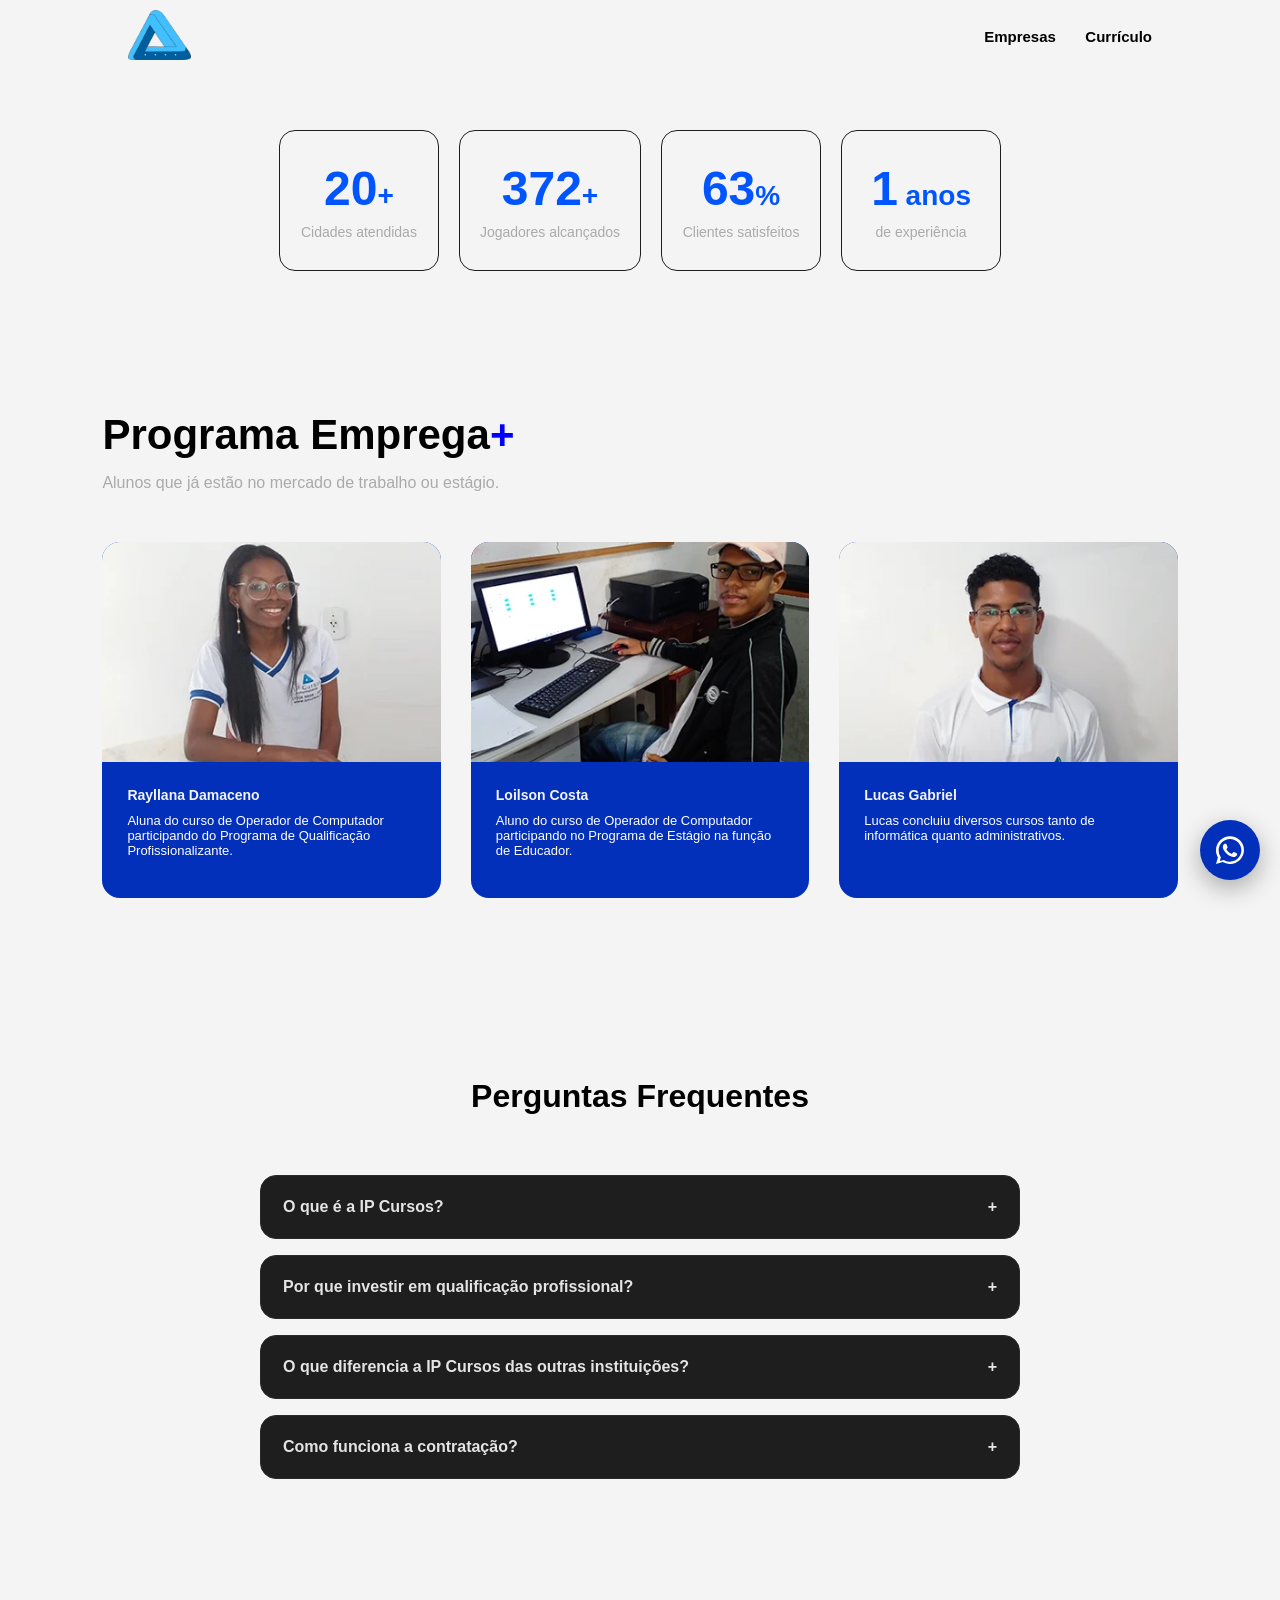
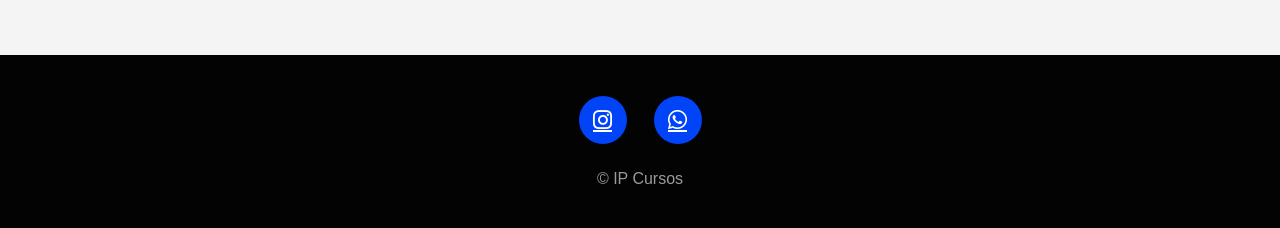
<file: index.html>
<!DOCTYPE html>
<html lang="pt-br">
<head>
  <meta charset="UTF-8">
  <meta name="viewport" content="width=device-width, initial-scale=1.0">
  <title>IP Cursos</title>

  <link rel="icon" href="assets/icon.png" type="image/png">
  <link rel="stylesheet" href="https://cdnjs.cloudflare.com/ajax/libs/font-awesome/6.5.0/css/all.min.css">

  <link rel="stylesheet" href="css/style.css?v=3">

  <!-- Open Graph -->
  <meta property="og:type" content="website">
  <meta property="og:url" content="https://weslleybns.github.io/clebberfilho">
  <meta property="og:title" content="IP Cursos">
  <meta property="og:description" content="Soluções técnicas especializadas para computadores e notebooks.">
  <meta property="og:image" content="https://weslleybns.github.io/ipcursos/banner.png">
  <meta property="og:site_name" content="IP Cursos">

  <!-- Twitter Card -->
  <meta name="twitter:card" content="summary_large_image">
  <meta name="twitter:title" content="IP Cursos">
  <meta name="twitter:description" content="Soluções técnicas especializadas para computadores e notebooks.">
  <meta name="twitter:image" content="https://weslleybns.github.io/ipcursos/banner.png">

  <!-- No Cache -->
  <meta http-equiv="Cache-Control" content="no-cache, no-store, must-revalidate">
  <meta http-equiv="Pragma" content="no-cache">
  <meta http-equiv="Expires" content="0">
</head>
<body>

  <header>
    <div class="logo">
      <img src="assets/logotipo.png" alt="Logo IP Cursos">
    </div>
    <nav>
      <a href="#">Empresas</a>
      <a href="curriculo.html">Currículo</a>
    </nav>
  </header>

  <!-- CONTADORES -->
  <section class="contadores">
    <div class="contador-item">
      <span class="contador-num" data-target="32">0</span><span class="contador-sufixo">+</span>
      <p>Cidades atendidas</p>
    </div>
    <div class="contador-item">
      <span class="contador-num" data-target="575">0</span><span class="contador-sufixo">+</span>
      <p>Jogadores alcançados</p>
    </div>
    <div class="contador-item">
      <span class="contador-num" data-target="98">0</span><span class="contador-sufixo">%</span>
      <p>Clientes satisfeitos</p>
    </div>
    <div class="contador-item">
      <span class="contador-num" data-target="2">0</span><span class="contador-sufixo"> anos</span>
      <p>de experiência</p>
    </div>
  </section>

  <!-- PROGRAMA EMPREGA+ -->
  <section class="insights">
    <div class="insights-header">
      <h2>Programa Emprega<span>+</span></h2>
      <p>Alunos que já estão no mercado de trabalho ou estágio.</p>
    </div>

    <div class="insights-cards" id="servicos">

      <div class="insight-card">
        <img src="alunos/railana.png" class="insight-img" alt="Rayllana Damaceno">
        <div class="insight-content">
          <div class="meta">Rayllana Damaceno</div>
          <h3>Aluna do curso de Operador de Computador participando do Programa de Qualificação Profissionalizante.</h3>
        </div>
      </div>

      <div class="insight-card">
        <img src="alunos/loison.png" class="insight-img" alt="Loilson Costa">
        <div class="insight-content">
          <div class="meta">Loilson Costa</div>
          <h3>Aluno do curso de Operador de Computador participando no Programa de Estágio na função de Educador.</h3>
        </div>
      </div>

      <div class="insight-card">
        <img src="alunos/lucas.png" class="insight-img" alt="Lucas Gabriel">
        <div class="insight-content">
          <div class="meta">Lucas Gabriel</div>
          <h3>Lucas concluiu diversos cursos tanto de informática quanto administrativos.</h3>
        </div>
      </div>

    </div>
  </section>

  <!-- FAQ -->
  <section class="section" id="faq">
    <h2>Perguntas Frequentes</h2>
    <div class="faq-container">

      <div class="faq-item">
        <button class="faq-question">
          O que é a IP Cursos?
          <span>+</span>
        </button>
        <div class="faq-answer">
          A IP Cursos é uma instituição especializada em cursos de informática e qualificação profissional, preparando alunos para o mercado de trabalho.
        </div>
      </div>

      <div class="faq-item">
        <button class="faq-question">
          Por que investir em qualificação profissional?
          <span>+</span>
        </button>
        <div class="faq-answer">
          A qualificação certa faz toda a diferença no mercado. Com os cursos certos, você atrai melhores oportunidades e se destaca na sua área de atuação.
        </div>
      </div>

      <div class="faq-item">
        <button class="faq-question">
          O que diferencia a IP Cursos das outras instituições?
          <span>+</span>
        </button>
        <div class="faq-answer">
          Nosso diferencial é o Programa Emprega+, que conecta alunos diretamente a oportunidades de estágio e emprego durante o curso.
        </div>
      </div>

      <div class="faq-item">
        <button class="faq-question">
          Como funciona a contratação?
          <span>+</span>
        </button>
        <div class="faq-answer">
          Você escolhe o curso e entra em contato via WhatsApp para darmos início à sua matrícula.
        </div>
      </div>

    </div>
  </section>

  <!-- FOOTER -->
  <footer>
    <div class="footer-social">
      <div class="social-icons">
        <a href="https://instagram.com" target="_blank" aria-label="Instagram"><i class="fab fa-instagram"></i></a>
        <a href="https://wa.me" target="_blank" aria-label="WhatsApp"><i class="fab fa-whatsapp"></i></a>
      </div>
    </div>
    © IP Cursos
  </footer>

  <!-- WhatsApp Flutuante -->
  <a href="https://wa.me" target="_blank" class="whatsapp-float" aria-label="Fale conosco no WhatsApp">
    <svg xmlns="http://www.w3.org/2000/svg" viewBox="0 0 32 32" width="28" height="28" fill="white">
      <path d="M16 .396C7.163.396 0 7.558 0 16.396c0 2.89.755 5.71 2.192 8.202L0 32l7.6-2.153A15.94 15.94 0 0016 32c8.837 0 16-7.162 16-16S24.837.396 16 .396zm0 29.073a13.02 13.02 0 01-6.636-1.822l-.475-.283-4.508 1.275 1.203-4.393-.309-.453A12.978 12.978 0 013.03 16.396c0-7.157 5.813-12.97 12.97-12.97 7.158 0 12.97 5.813 12.97 12.97 0 7.158-5.812 12.97-12.97 12.97zm7.384-9.787c-.404-.202-2.387-1.177-2.757-1.31-.37-.135-.64-.202-.91.202-.27.404-1.044 1.31-1.28 1.58-.236.27-.472.303-.876.101-.404-.202-1.707-.63-3.252-2.009-1.203-1.072-2.014-2.396-2.25-2.8-.236-.404-.025-.622.177-.823.181-.18.404-.472.606-.707.202-.236.27-.404.404-.674.135-.27.068-.506-.034-.708-.101-.202-.91-2.19-1.246-3.002-.327-.787-.66-.68-.91-.693l-.774-.014c-.27 0-.708.101-1.078.506-.37.404-1.415 1.382-1.415 3.368 0 1.985 1.45 3.904 1.652 4.174.202.27 2.855 4.36 6.914 6.113.966.416 1.72.664 2.308.85.969.308 1.852.265 2.55.161.778-.116 2.387-.976 2.724-1.918.337-.943.337-1.75.236-1.918-.101-.169-.37-.27-.774-.472z"/>
    </svg>
  </a>

  <script>
    // Animação dos contadores
    function animarContadores() {
      document.querySelectorAll('.contador-num').forEach(num => {
        const target = +num.dataset.target;
        const step = target / (2000 / 16);
        let current = 0;
        const timer = setInterval(() => {
          current += step;
          if (current >= target) { current = target; clearInterval(timer); }
          num.textContent = Math.floor(current);
        }, 16);
      });
    }

    const contObs = new IntersectionObserver((entries) => {
      entries.forEach(e => { if (e.isIntersecting) { animarContadores(); contObs.disconnect(); } });
    }, { threshold: 0.3 });
    contObs.observe(document.querySelector('.contadores'));

    // FAQ toggle
    document.querySelectorAll('.faq-question').forEach(q => {
      q.addEventListener('click', () => {
        q.closest('.faq-item').classList.toggle('active');
      });
    });

    // WhatsApp com plano (disponível para uso futuro)
    function whats(plano) {
      const numero = "5511955793218";
      const mensagem = `Olá, gostaria de saber mais sobre o plano ${plano}.`;
      window.open(`https://wa.me/${numero}?text=${encodeURIComponent(mensagem)}`, "_blank");
    }
  </script>

</body>
</html>
</file>
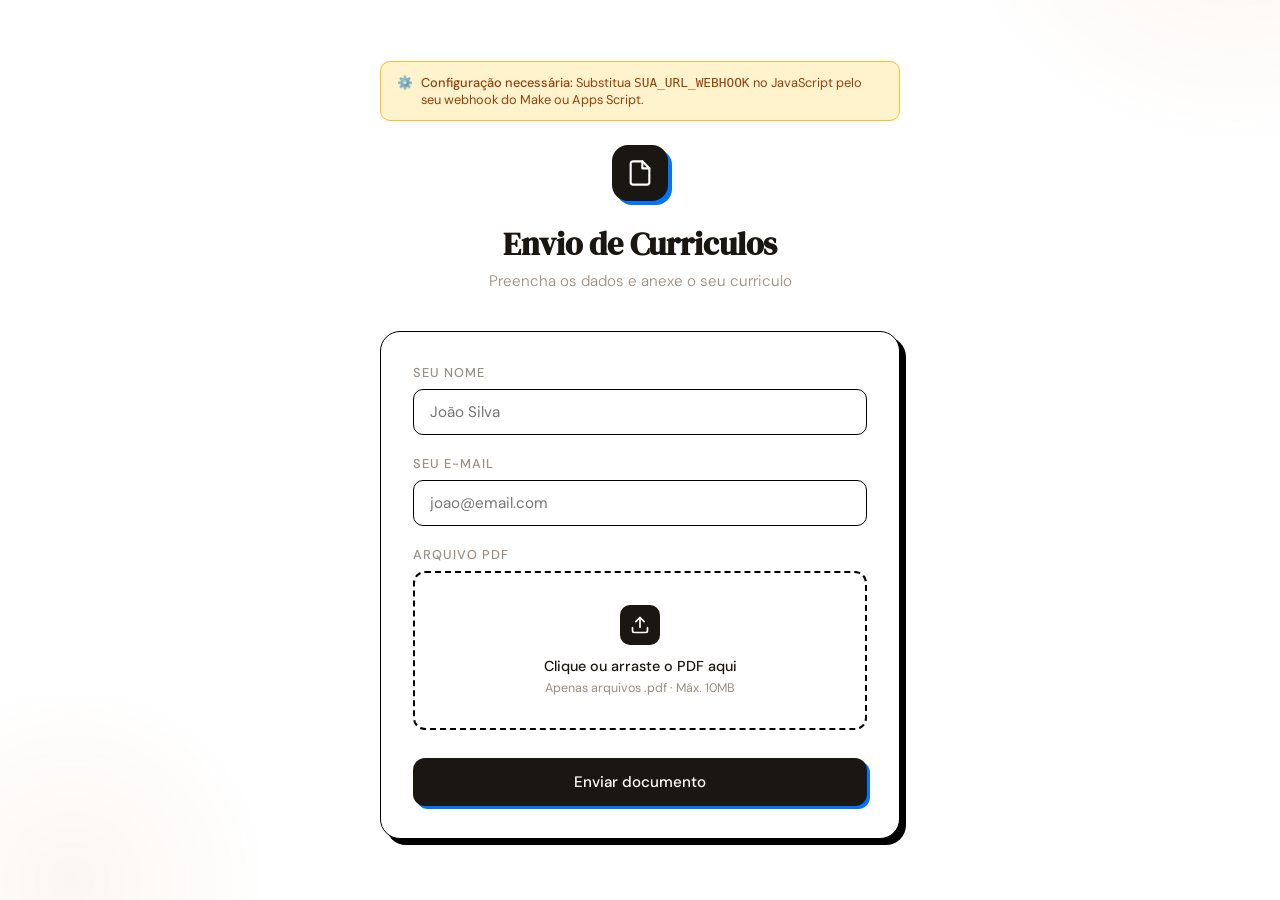
<file: curriculo.html>
<!DOCTYPE html>
<html lang="pt-BR">
<head>
<meta charset="UTF-8">
<meta name="viewport" content="width=device-width, initial-scale=1.0">
<title>Envio de Documentos</title>
<link href="https://fonts.googleapis.com/css2?family=DM+Serif+Display:ital@0;1&family=DM+Sans:wght@300;400;500&display=swap" rel="stylesheet">
<style>
  *, *::before, *::after { box-sizing: border-box; margin: 0; padding: 0; }

  :root {
    --cream: #ffffff;
    --ink: #1A1612;
    --rust: rgb(0, 115, 255);
    --rust-light: #E8703A;
    --warm-gray: #9B8E82;
    --border: #000;
  }

  body {
    font-family: 'DM Sans', sans-serif;
    background: var(--cream);
    color: var(--ink);
    min-height: 100vh;
    display: flex;
    flex-direction: column;
    align-items: center;
    justify-content: center;
    padding: 2rem 1rem;
    position: relative;
    overflow-x: hidden;
  }

  body::before {
    content: '';
    position: fixed;
    top: -50%;
    right: -20%;
    width: 600px;
    height: 600px;
    background: radial-gradient(circle, rgba(196,80,10,0.07) 0%, transparent 70%);
    pointer-events: none;
  }

  body::after {
    content: '';
    position: fixed;
    bottom: -20%;
    left: -10%;
    width: 400px;
    height: 400px;
    background: radial-gradient(circle, rgba(196,80,10,0.05) 0%, transparent 70%);
    pointer-events: none;
  }

  .container {
    width: 100%;
    max-width: 520px;
    animation: fadeUp 0.6s ease forwards;
  }

  @keyframes fadeUp {
    from { opacity: 0; transform: translateY(24px); }
    to { opacity: 1; transform: translateY(0); }
  }

  .header {
    margin-bottom: 2.5rem;
    text-align: center;
  }

  .icon-wrap {
    width: 56px;
    height: 56px;
    background: var(--ink);
    border-radius: 16px;
    display: flex;
    align-items: center;
    justify-content: center;
    margin: 0 auto 1.5rem;
    box-shadow: 4px 4px 0 var(--rust);
  }

  .icon-wrap svg { width: 28px; height: 28px; stroke: var(--cream); fill: none; stroke-width: 1.8; stroke-linecap: round; stroke-linejoin: round; }

  h1 {
    font-family: 'DM Serif Display', serif;
    font-size: 2rem;
    line-height: 1.2;
    color: var(--ink);
    margin-bottom: 0.5rem;
  }

  .subtitle {
    color: var(--warm-gray);
    font-size: 0.95rem;
    font-weight: 300;
  }

  .card {
    background: #fff;
    border: 1.5px solid var(--border);
    border-radius: 20px;
    padding: 2rem;
    box-shadow: 6px 6px 0 var(--border);
  }

  .field { margin-bottom: 1.25rem; }

  label {
    display: block;
    font-size: 0.8rem;
    font-weight: 500;
    letter-spacing: 0.08em;
    text-transform: uppercase;
    color: var(--warm-gray);
    margin-bottom: 0.5rem;
  }

  input[type="text"],
  input[type="email"] {
    width: 100%;
    padding: 0.75rem 1rem;
    border: 1.5px solid var(--border);
    border-radius: 10px;
    font-family: 'DM Sans', sans-serif;
    font-size: 0.95rem;
    color: var(--ink);
    background: var(--cream);
    transition: border-color 0.2s, box-shadow 0.2s;
    outline: none;
  }

  input[type="text"]:focus,
  input[type="email"]:focus {
    border-color: var(--rust);
    box-shadow: 0 0 0 3px rgba(196,80,10,0.1);
  }

  .drop-zone {
    border: 2px dashed var(--border);
    border-radius: 12px;
    padding: 2rem 1rem;
    text-align: center;
    cursor: pointer;
    transition: all 0.2s;
    background: var(--cream);
    position: relative;
  }

  .drop-zone:hover, .drop-zone.drag-over {
    border-color: var(--rust);
    background: rgba(196,80,10,0.04);
  }

  .drop-zone input[type="file"] {
    position: absolute;
    inset: 0;
    opacity: 0;
    cursor: pointer;
    width: 100%;
    height: 100%;
  }

  .drop-icon {
    width: 40px;
    height: 40px;
    margin: 0 auto 0.75rem;
    background: var(--ink);
    border-radius: 10px;
    display: flex;
    align-items: center;
    justify-content: center;
  }

  .drop-icon svg { width: 20px; height: 20px; stroke: var(--cream); fill: none; stroke-width: 2; stroke-linecap: round; stroke-linejoin: round; }

  .drop-text { font-size: 0.9rem; color: var(--ink); font-weight: 500; }
  .drop-hint { font-size: 0.78rem; color: var(--warm-gray); margin-top: 0.3rem; }

  .file-selected {
    display: none;
    align-items: center;
    gap: 0.75rem;
    padding: 0.75rem 1rem;
    background: rgba(196,80,10,0.06);
    border: 1.5px solid rgba(196,80,10,0.2);
    border-radius: 10px;
    margin-top: 0.75rem;
  }

  .file-selected.show { display: flex; }

  .file-selected svg { width: 18px; height: 18px; stroke: var(--rust); fill: none; stroke-width: 2; flex-shrink: 0; }

  .file-name {
    font-size: 0.85rem;
    color: var(--rust);
    font-weight: 500;
    overflow: hidden;
    text-overflow: ellipsis;
    white-space: nowrap;
    flex: 1;
  }

  .remove-file {
    background: none;
    border: none;
    cursor: pointer;
    padding: 2px;
    color: var(--warm-gray);
    font-size: 1rem;
    line-height: 1;
    flex-shrink: 0;
  }

  .btn {
    width: 100%;
    padding: 0.9rem;
    background: var(--ink);
    color: var(--cream);
    border: none;
    border-radius: 12px;
    font-family: 'DM Sans', sans-serif;
    font-size: 0.95rem;
    font-weight: 500;
    cursor: pointer;
    margin-top: 0.5rem;
    transition: all 0.2s;
    box-shadow: 3px 3px 0 var(--rust);
    position: relative;
    overflow: hidden;
  }

  .btn:hover { transform: translate(-1px, -1px); box-shadow: 4px 4px 0 var(--rust); }
  .btn:active { transform: translate(1px, 1px); box-shadow: 1px 1px 0 var(--rust); }
  .btn:disabled { opacity: 0.6; cursor: not-allowed; transform: none; }

  .btn-inner { display: flex; align-items: center; justify-content: center; gap: 0.5rem; }

  .spinner {
    display: none;
    width: 16px;
    height: 16px;
    border: 2px solid rgba(245,240,232,0.3);
    border-top-color: var(--cream);
    border-radius: 50%;
    animation: spin 0.7s linear infinite;
  }

  @keyframes spin { to { transform: rotate(360deg); } }

  .success-state {
    display: none;
    flex-direction: column;
    align-items: center;
    text-align: center;
    padding: 1rem 0;
    animation: fadeUp 0.4s ease forwards;
  }

  .success-state.show { display: flex; }

  .check-circle {
    width: 64px;
    height: 64px;
    background: var(--ink);
    border-radius: 50%;
    display: flex;
    align-items: center;
    justify-content: center;
    margin-bottom: 1rem;
    box-shadow: 4px 4px 0 var(--rust);
    animation: pop 0.4s cubic-bezier(0.34, 1.56, 0.64, 1) forwards;
  }

  @keyframes pop { from { transform: scale(0); } to { transform: scale(1); } }

  .check-circle svg { width: 30px; height: 30px; stroke: var(--cream); fill: none; stroke-width: 2.5; stroke-linecap: round; stroke-linejoin: round; }

  .success-title { font-family: 'DM Serif Display', serif; font-size: 1.5rem; margin-bottom: 0.5rem; }
  .success-msg { color: var(--warm-gray); font-size: 0.9rem; line-height: 1.5; }

  .send-another {
    margin-top: 1.5rem;
    background: none;
    border: 1.5px solid var(--border);
    border-radius: 10px;
    padding: 0.6rem 1.5rem;
    font-family: 'DM Sans', sans-serif;
    font-size: 0.85rem;
    color: var(--ink);
    cursor: pointer;
    transition: all 0.2s;
  }

  .send-another:hover { border-color: var(--ink); }

  /* Config banner */
  .config-banner {
    background: #FFF3CD;
    border: 1px solid #FBBF24;
    border-radius: 10px;
    padding: 0.75rem 1rem;
    font-size: 0.8rem;
    color: #92400E;
    margin-bottom: 1.5rem;
    display: flex;
    gap: 0.5rem;
    align-items: flex-start;
  }
  .config-banner strong { font-weight: 500; }
</style>
</head>
<body>

<div class="container">

  <div class="config-banner">
    ⚙️ <span><strong>Configuração necessária:</strong> Substitua <code>SUA_URL_WEBHOOK</code> no JavaScript pelo seu webhook do Make ou Apps Script.</span>
  </div>

  <div class="header">
    <div class="icon-wrap">
      <svg viewBox="0 0 24 24"><path d="M14 2H6a2 2 0 0 0-2 2v16a2 2 0 0 0 2 2h12a2 2 0 0 0 2-2V8z"/><polyline points="14 2 14 8 20 8"/></svg>
    </div>
    <h1>Envio de Curriculos</h1>
    <p class="subtitle">Preencha os dados e anexe o seu curriculo</p>
  </div>

  <div class="card">

    <!-- Formulário -->
    <div id="formView">
      <div class="field">
        <label>Seu nome</label>
        <input type="text" id="nome" placeholder="João Silva" required>
      </div>

      <div class="field">
        <label>Seu e-mail</label>
        <input type="email" id="email" placeholder="joao@email.com" required>
      </div>

      <div class="field">
        <label>Arquivo PDF</label>
        <div class="drop-zone" id="dropZone">
          <input type="file" id="fileInput" accept=".pdf" required>
          <div class="drop-icon">
            <svg viewBox="0 0 24 24"><path d="M21 15v4a2 2 0 0 1-2 2H5a2 2 0 0 1-2-2v-4"/><polyline points="17 8 12 3 7 8"/><line x1="12" y1="3" x2="12" y2="15"/></svg>
          </div>
          <p class="drop-text">Clique ou arraste o PDF aqui</p>
          <p class="drop-hint">Apenas arquivos .pdf · Máx. 10MB</p>
        </div>

        <div class="file-selected" id="fileSelected">
          <svg viewBox="0 0 24 24"><path d="M14 2H6a2 2 0 0 0-2 2v16a2 2 0 0 0 2 2h12a2 2 0 0 0 2-2V8z"/><polyline points="14 2 14 8 20 8"/></svg>
          <span class="file-name" id="fileName"></span>
          <button class="remove-file" id="removeFile" type="button">✕</button>
        </div>
      </div>

      <button class="btn" id="submitBtn" type="button" onclick="enviarFormulario()">
        <div class="btn-inner">
          <div class="spinner" id="spinner"></div>
          <span id="btnText">Enviar documento</span>
        </div>
      </button>
    </div>

    <!-- Sucesso -->
    <div class="success-state" id="successView">
      <div class="check-circle">
        <svg viewBox="0 0 24 24"><polyline points="20 6 9 17 4 12"/></svg>
      </div>
      <p class="success-title">Documento enviado!</p>
      <p class="success-msg">Recebemos seu arquivo com sucesso.<br>Obrigado pelo envio.</p>
      <button class="send-another" onclick="resetForm()">Enviar outro documento</button>
    </div>

  </div>
</div>

<script>
  // ⚠️ SUBSTITUA PELA SUA URL DE WEBHOOK (Make, n8n, Apps Script, etc.)
  const WEBHOOK_URL = 'SUA_URL_WEBHOOK';

  const fileInput = document.getElementById('fileInput');
  const dropZone = document.getElementById('dropZone');
  const fileSelected = document.getElementById('fileSelected');
  const fileName = document.getElementById('fileName');
  const removeFile = document.getElementById('removeFile');

  fileInput.addEventListener('change', () => {
    if (fileInput.files[0]) showFile(fileInput.files[0]);
  });

  dropZone.addEventListener('dragover', (e) => { e.preventDefault(); dropZone.classList.add('drag-over'); });
  dropZone.addEventListener('dragleave', () => dropZone.classList.remove('drag-over'));
  dropZone.addEventListener('drop', (e) => {
    e.preventDefault();
    dropZone.classList.remove('drag-over');
    const file = e.dataTransfer.files[0];
    if (file && file.type === 'application/pdf') {
      const dt = new DataTransfer();
      dt.items.add(file);
      fileInput.files = dt.files;
      showFile(file);
    }
  });

  removeFile.addEventListener('click', () => {
    fileInput.value = '';
    fileSelected.classList.remove('show');
  });

  function showFile(file) {
    fileName.textContent = file.name;
    fileSelected.classList.add('show');
  }

  async function enviarFormulario() {
    const nome = document.getElementById('nome').value.trim();
    const email = document.getElementById('email').value.trim();
    const file = fileInput.files[0];

    if (!nome) return alert('Por favor, informe seu nome.');
    if (!email || !email.includes('@')) return alert('Por favor, informe um e-mail válido.');
    if (!file) return alert('Por favor, selecione um arquivo PDF.');
    if (file.size > 10 * 1024 * 1024) return alert('Arquivo muito grande. Máximo 10MB.');

    const btn = document.getElementById('submitBtn');
    const spinner = document.getElementById('spinner');
    const btnText = document.getElementById('btnText');

    btn.disabled = true;
    spinner.style.display = 'block';
    btnText.textContent = 'Enviando...';

    try {
      const formData = new FormData();
      formData.append('nome', nome);
      formData.append('email', email);
      formData.append('arquivo', file);
      formData.append('data_envio', new Date().toLocaleString('pt-BR'));

      const response = await fetch(WEBHOOK_URL, {
        method: 'POST',
        body: formData
      });

      if (!response.ok) throw new Error('Erro no servidor');

      document.getElementById('formView').style.display = 'none';
      document.getElementById('successView').classList.add('show');

    } catch (err) {
      alert('Erro ao enviar. Tente novamente.\n\nDetalhes: ' + err.message);
      btn.disabled = false;
      spinner.style.display = 'none';
      btnText.textContent = 'Enviar documento';
    }
  }

  function resetForm() {
    document.getElementById('nome').value = '';
    document.getElementById('email').value = '';
    fileInput.value = '';
    fileSelected.classList.remove('show');
    document.getElementById('formView').style.display = 'block';
    document.getElementById('successView').classList.remove('show');
    const btn = document.getElementById('submitBtn');
    btn.disabled = false;
    document.getElementById('spinner').style.display = 'none';
    document.getElementById('btnText').textContent = 'Enviar documento';
  }
</script>
</body>
</html>
</file>
<file: css/style.css>
/* === RESET === */
* {
  margin: 0;
  padding: 0;
  box-sizing: border-box;
  font-family: 'Montserrat', sans-serif;
}

html {
  scroll-behavior: smooth;
}

body {
  background: #f4f4f4;
  color: #fff;
  overflow-x: hidden;
}

/* === CABEÇALHO === */
header {
  padding: 10px 10%;
  display: flex;
  justify-content: space-between;
  align-items: center;
  position: fixed;
  width: 100%;
  top: 0;
  z-index: 1000;
  background: #f4f4f4;
  backdrop-filter: blur(6px);
}

header.scrolled {
  background: #000;
  box-shadow: 0 5px 20px rgba(0, 0, 0, 0.5);
}

.logo img {
  height: 50px;
  transition: 0.3s;
}

.logo img:hover {
  transform: scale(1.05);
}

nav a {
  color: #000;
  text-decoration: none;
  margin-left: 25px;
  font-weight: 600;
  position: relative;
  padding-bottom: 6px;
  font-size: 15px;
}

nav a::after {
  content: "";
  position: absolute;
  left: 0;
  bottom: 0;
  width: 0;
  height: 3px;
  background: #0055ff;
  transition: 0.3s;
  border-radius: 3px;
}

nav a:hover::after {
  width: 100%;
}

/* === CONTADORES === */
.contadores {
  display: flex;
  justify-content: center;
  flex-wrap: wrap;
  gap: 20px;
  padding: 60px 10%;
  margin-top: 70px;
}

.contador-item {
  text-align: center;
  min-width: 160px;
  padding: 30px 20px;
  background: rgba(255, 255, 255, 0.03);
  border: 1px solid #1e1e1e;
  border-radius: 16px;
  transition: 0.3s;
}

.contador-item:hover {
  border-color: #0055ff;
  transform: translateY(-5px);
}

.contador-num {
  font-size: 48px;
  font-weight: 700;
  color: #0055ff;
}

.contador-sufixo {
  font-size: 28px;
  font-weight: 700;
  color: #0055ff;
}

.contador-item p {
  color: #aaa;
  font-size: 14px;
  margin-top: 8px;
}

/* === INSIGHTS / EMPREGA+ === */
.insights {
  padding: 80px 8%;
  background: transparent;
  color: #fff;
}

.insights-header h2 {
  font-size: 42px;
  margin-bottom: 15px;
  color: black;
}

.insights-header span {
  color: blue;
}

.insights-header p {
  max-width: 600px;
  color: #aaa;
  margin-bottom: 50px;
}

.insights-cards {
  display: grid;
  grid-template-columns: repeat(auto-fit, minmax(280px, 1fr));
  gap: 30px;
}

.insight-card {
  background: #0230ba;
  border-radius: 18px;
  overflow: hidden;
  transition: 0.4s ease;
}

.insight-card:hover {
  transform: translateY(-10px);
  box-shadow: 0 25px 50px rgba(0, 0, 0, 0.2);
}

.insight-img {
  width: 100%;
  height: 220px;
  object-fit: cover;
  display: block;
  transition: 1.0s ease;
}

.insight-card:hover .insight-img {
  transform: scale(1.05);
}

.insight-content {
  padding: 25px;
}

.meta {
  font-size: 14px;
  color: #f4f4f4;
  margin-bottom: 10px;
  font-weight: bold;
}

.insight-content h3 {
  font-size: 13px;
  margin-bottom: 15px;
  font-weight: normal;
}

.insight-content a {
  display: inline-block;
  padding: 8px 18px;
  background: linear-gradient(90deg, #1a1add, #0055ff);
  border-radius: 8px;
  text-decoration: none;
  font-size: 15px;
  color: #ffffff;
  transition: 0.3s;
}

.insight-content a:hover {
  background: linear-gradient(90deg, rgba(26, 26, 221, 0.51), rgba(0, 85, 255, 0.67));
}

/* === FAQ === */
.section {
  padding: 100px 10%;
  text-align: center;
}

.section h2 {
  font-size: 32px;
  margin-bottom: 30px;
  color: #000;
}

.faq-container {
  max-width: 760px;
  margin: 60px auto 0;
}

.faq-item {
  background: #1e1e1e;
  border-radius: 16px;
  margin-bottom: 16px;
  border: 1px solid #2a2a2a;
  overflow: hidden;
}

.faq-question {
  width: 100%;
  background: none;
  border: none;
  color: #e4e4e4;
  text-align: left;
  padding: 22px;
  font-size: 1rem;
  font-weight: 600;
  cursor: pointer;
  display: flex;
  justify-content: space-between;
  align-items: center;
}

.faq-question span {
  transition: 0.3s;
}

.faq-item.active .faq-question span {
  transform: rotate(45deg);
}

.faq-answer {
  max-height: 0;
  overflow: hidden;
  opacity: 0;
  padding: 0 22px;
  background: #151515;
  color: #ccc;
  transition: 0.4s;
}

.faq-item.active .faq-answer {
  padding: 18px 22px;
  max-height: 400px;
  opacity: 1;
}

/* === FOOTER === */
footer {
  padding: 40px;
  text-align: center;
  background: #030303;
  color: #9b9b9b;
  margin-top: 60px;
}

.footer-social {
  margin-bottom: 25px;
}

.social-icons {
  display: flex;
  justify-content: center;
  gap: 25px;
  margin-bottom: 20px;
}

.social-icons a {
  width: 50px;
  height: 50px;
  display: flex;
  align-items: center;
  justify-content: center;
  background: #0143f7;
  border-radius: 50%;
  color: #fff;
  font-size: 22px;
  transition: 0.3s;
  border: 1px solid #000;
}

.social-icons a:hover {
  background: #041A53;
  transform: translateY(-6px);
  box-shadow: 0 10px 25px rgba(0, 110, 255, 0.5);
}

/* === WHATSAPP FLUTUANTE === */
.whatsapp-float {
  position: fixed;
  bottom: 20px;
  right: 20px;
  background: #0230ba;
  width: 60px;
  height: 60px;
  border-radius: 50%;
  display: flex;
  align-items: center;
  justify-content: center;
  box-shadow: 0 8px 25px rgba(0, 0, 0, 0.3);
  transition: 0.3s;
  text-decoration: none;
}

.whatsapp-float:hover {
  transform: scale(1.1);
}

/* === RESPONSIVO === */
@media (max-width: 768px) {
  .insights-header h2 {
    font-size: 28px;
  }

  .contadores {
    padding: 40px 5%;
  }
}
</file>
